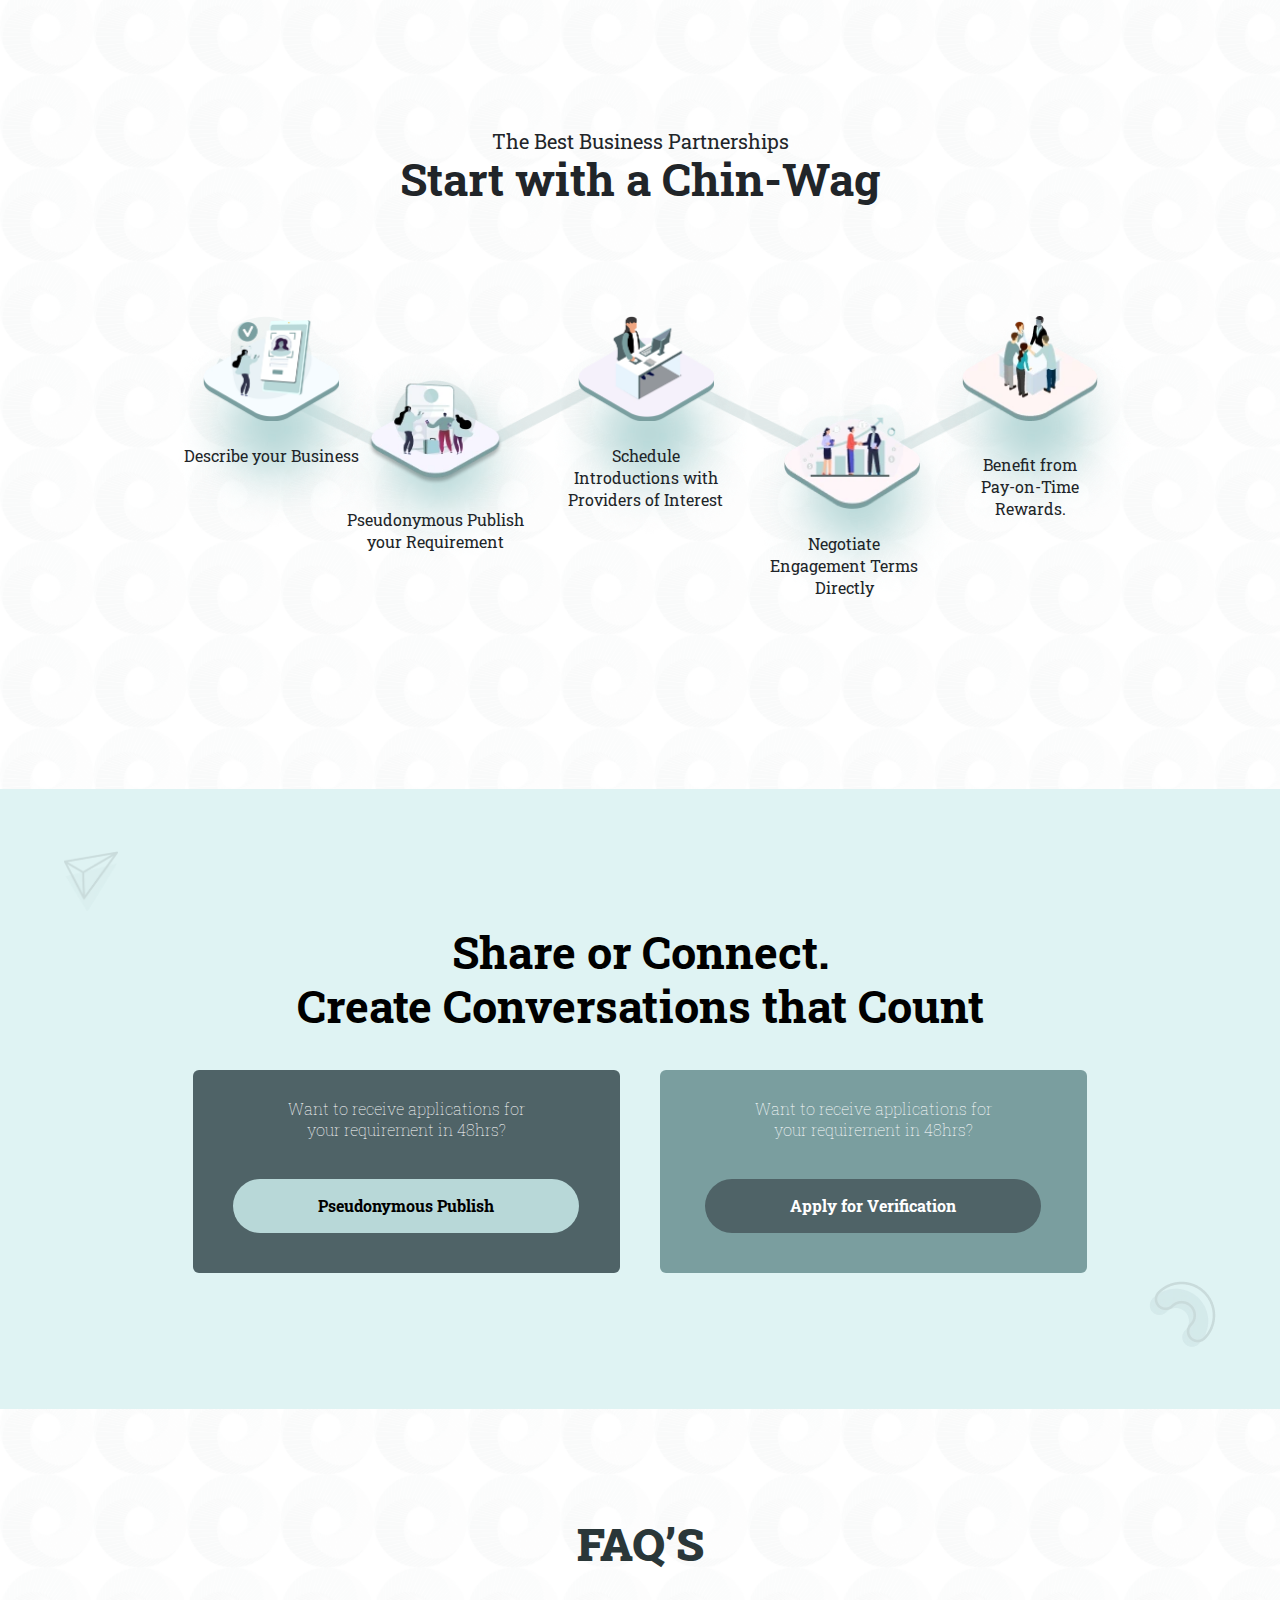
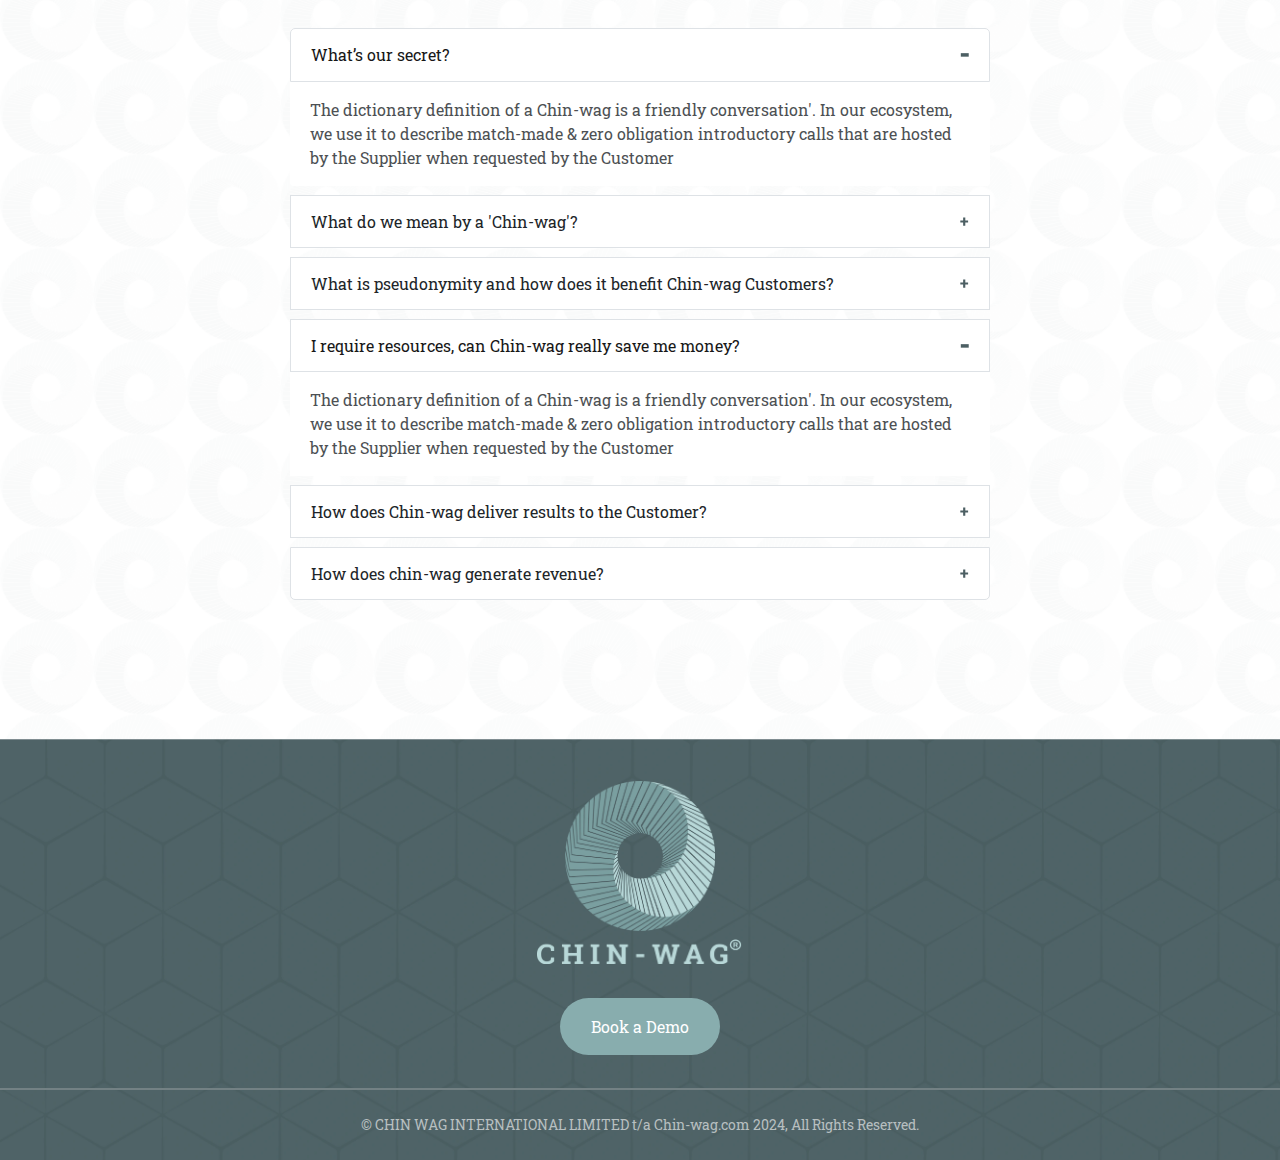
<file: footer.html>
<!DOCTYPE html>
<html lang="en">

    <head>
        <meta charset="UTF-8">
        <meta name="viewport" content="width=device-width, initial-scale=1.0">
        <title>chin wag</title>
        <meta name="title" content="chin wag" />
        <meta name="description" content="
    Introductions that save you money." />
        <meta property="og:type" content="website" />
        <meta property="og:url" content="" />
        <meta property="og:title" content="chin wag" />
        <meta property="og:description" content="
    Introductions that save you money." />
        <meta property="og:image" content="./meta-img.png" />
        <meta property="twitter:card" content="summary_large_image" />
        <meta property="twitter:url" content="https://metatags.io/" />
        <meta property="twitter:title" content="chin wag" />
        <meta property="twitter:description" content="
    Introductions that save you money." />
        <meta property="twitter:image" content="./meta-img.png" />
        <link rel="shortcut icon" href="./assets/images/XMLID_1_.webp" type="image/x-icon">
        <link href="https://cdn.jsdelivr.net/npm/bootstrap@5.3.3/dist/css/bootstrap.min.css" rel="stylesheet"
            integrity="sha384-QWTKZyjpPEjISv5WaRU9OFeRpok6YctnYmDr5pNlyT2bRjXh0JMhjY6hW+ALEwIH" crossorigin="anonymous">
        <link rel="stylesheet" href="./assets/css/root.css">
        <link rel="stylesheet" href="./assets/css/footer.css">

    </head>

    <body>
        <main class="main overflow-hidden">

            <!-- ------------------------------zigzag-img-section----------------------------------------------- -->
            <section class="Time_line_bg_images">
                <div class="pt-130 pb-timeline justify-content-center  align-items-center d-flex pt-sm-65 ">
                    <div class="container min-h-539">
                        <p class="text-center fw-normal fs-lg mb-0 leading-117">The Best Business Partnerships</p>
                        <h1 class="text-center fw-bolder fs-2xl mb_lg_58 mb_150 leading-117">Start with a Chin-Wag</h1>
                        <div
                            class="row  row-gap-4 z-3 position-relative justify-content-lg-center justify-content-between overflow-visible align-items-centre  d-flex">
                            <div class="Time_line_Line fw-bold p-0 position-absolute  d-block d-lg-none"></div>
                            <img src="./assets/images/zigzag-line.png.png" alt="ZigZag_line"
                                class="position-absolute max-w-877 w-100 d-lg-block d-none">
                            <div class="col-lg-2 position-relative z-3  col-12 ">
                                <div
                                    class="position_lg_absolute position_lg_unset top_-19 left_xl_-49 left_22 d-flex justify-content-lg-center justify-content-start align-items-center flex-lg-column flex-row ms_-66 ms_-110 ms_-11 ms-9">
                                    <div class="position-relative mb-custom-0  mb-4">
                                        <img class="position-relative z-1 mt-40 sec7-timeline-img"
                                            src="./assets/images/webp/sec7-timeline1-img.webp" alt="TIme_line_first_images">
                                        <img class="position-absolute  left_-32 left_md_-21 top_-53 top_21 left_-23 box-shadow-width"
                                            src="./assets/images/webp/timeline-shadow-img.webp" alt="shadow">
                                    </div>
                                    <p
                                        class="ps-5 ps-lg-0 text-lg-center text-left fw-normal leading-138 position-relative z-1 fs-smd  mt_lg_0">
                                        Describe your
                                        Business</p>
                                </div>
                            </div>
                            <div class="col-lg-2 position-relative col-12">
                                <div
                                    class="position_lg_absolute position_lg_unset d-flex justify-content-lg-center justify-content-start align-items-center flex-lg-column flex-row left_xl_-51 top_3 left_30 ms_50 ms_-80 ms_-11 ms-9">
                                    <div class="position-relative mb-custom-0 mb-4">
                                        <img class="position-relative z-1 sec7-timeline-img mt-custom-0 mt-sm-4 mt-0"
                                            src="./assets/images/webp/sec7-timeline2-img.webp" alt="TIme_line_first_images">
                                        <img class="position-absolute  left_-23 left_md_-21 top_21 top-16 left_-52 box-shadow-width top-29 left_-20"
                                            src="./assets/images/webp/timeline-shadow-img.webp" alt="shadow">
                                    </div>
                                    <p
                                        class="ps-5 ps-lg-0 text-lg-center w-192 text-left position-relative leading-138 fw-normal flex-wrap  mt_lg_0 fs-smd small-screen-width">
                                        Pseudonymous Publish
                                        your Requirement
                                    </p>
                                </div>
                            </div>
                            <div class="col-lg-2 position-relative col-12">
                                <div
                                    class="position_lg_absolute position_lg_unset d-flex justify-content-lg-center  justify-content-start align-items-center flex-lg-column flex-row top_-19 left_22 ms-9">
                                    <div class="position-relative mb-custom-0 mb-4">
                                        <img class="position-relative z-1 sec7-timeline-img mt-40"
                                            src="./assets/images/webp/sec7-timeline3-img.webp" alt="TIme_line_first_images">
                                        <img class="position-absolute top_-42 left_-23 top_21 left_md_-21  left_-52 top-18 left_-27 box-shadow-width"
                                            src="./assets/images/webp/timeline-shadow-img.webp" alt="shadow">
                                    </div>
                                    <p
                                        class="ps-5 ps-lg-0 text-lg-center w-175 text-left position-relative z-1 leading-138 fw-normal  mt_lg_0 fs-smd small-screen-width">
                                        Schedule
                                        Introductions with
                                        Providers of
                                        Interest</p>
                                </div>
                            </div>
                            <div class="col-lg-2 position-relative col-12">
                                <div
                                    class="position_lg_absolute position_lg_unset  d-flex justify-content-lg-center justify-content-start align-items-center flex-lg-column flex-row top_3 left_30 ms_-26 ms_-7">
                                    <div class="mb-sm-4 mb-0 mb-custom-0">
                                        <img class="position-relative z-1 sec7-timeline-img mt-custom-0 mt-sm-5 mt-0 ms-3"
                                            src="./assets/images/webp/sec7-timeline4-img.webp" alt="TIme_line_first_images">
                                        <img class="position-absolute top-14 left_-6 left_md_-21 top_21 top-26 top-35 left_-52 top-7 box-shadow-width top-40 left-1"
                                            src="./assets/images/webp/timeline-shadow-img.webp" alt="shadow">
                                    </div>
                                    <p
                                        class="ps-5 ps-lg-0 text-lg-center w-161 text-left position-relative leading-138 z-1 fw-normal   mt_lg_0 fs-smd small-screen-width">
                                        Negotiate
                                        Engagement Terms Directly
                                    </p>
                                </div>
                            </div>
                            <div class="col-lg-2 position-relative col-12 mb_lg_93">
                                <div
                                    class="position_lg_absolute position_lg_unset d-flex justify-content-lg-center justify-content-start align-items-center flex-lg-column flex-row top_-19 left_22 right_-73 e-10 e_-38">
                                    <div class="position-relative">
                                        <img class="position-relative z-1 sec7-timeline-img mt-40 mt-8"
                                            src="./assets/images/webp/sec7-timeline5-img.webp" alt="TIme_line_first_images">
                                        <img class="position-absolute  left_-23 left_md_-21 top_21  left_-52 box-shadow-width top_-53 top-25 left_-27 "
                                            src="./assets/images/webp/timeline-shadow-img.webp" alt="shadow">
                                    </div>
                                    <p
                                        class="ps-5  ps-lg-0 text-lg-center w-115 text-left position-relative leading-138 fw-normal z-1  mt_33  fs-smd small-screen-width">
                                        Benefit from
                                        Pay-on-Time Rewards.</p>
                                </div>
                            </div>
                        </div>
                    </div>
                </div>
                
                <!-- ------------------------------share or connect------------------------------------------------- -->
                <div
                    class="sec8_bg_color  py-136 py-lg-70 d-flex align-items-center object-fit-cover position-relative">
                    <div class="bg-color position-absolute w-100 h-100 opacity-25 "></div>
                    <div class="position-absolute d-none d-md-block tron-logo"><img
                            src="./assets/images/webp/sec6-side-img.webp" alt="logo" class="sec8_side-img"></div>
                    <div class="position-absolute d-none d-md-block half-circle"><img
                            src="./assets/images/webp/sec8-donut-img.webp" alt="logo">
                    </div>
                    <div class="container z-1 ">
                        <h1 class="text-black card-main-heading text-center fw-bolder mb-38 fs-2xl">
                            Share or Connect. <br>
                            Create Conversations that Count</h1>
                        <div class="row gap-40 gap-sm-27 max-w-895 m-auto mt-xl-100 ">
                            <div class="col-12 col-lg-6  max-w-427 mx-lg-0 mx-auto px-0">
                                <div
                                    class="box d-flex align-items-center flex-column justify-content-center rounded-2 bg-dark-green">
                                    <p class="box-para text-white fw-lighter text-center fs-xlg mb-38">
                                        Want to receive
                                        applications for
                                        your requirement in 48hrs?</p>
                                    <button class="box-btn btn-hover-1 border-0 fw-bold rounded-5 fs-md">Pseudonymous
                                        Publish</button>
                                </div>
                            </div>
                            <div class="col-12 col-lg-6 max-w-427 px-0 mx-lg-0 mx-auto">
                                <div
                                    class="box d-flex align-items-center flex-column justify-content-center rounded-2 bg-green">
                                    <p class="box-para text-white fw-lighter  text-center fs-xlg mb-38">
                                        Want to receive
                                        applications
                                        for your requirement in 48hrs?</p>
                                    <button class="box-btn border-0 fw-bold btn-hover-2 rounded-5 fs-md">Apply
                                        for
                                        Verification</button>
                                </div>
                            </div>
                        </div>
                    </div>
                </div>
                <!-- ------------------------------FAQ accordion---------------------------------------------------- -->
                <div class="pb-130 pb-sm-75 ">
                    <div class="mx-auto max-w-748">
                        <h3 class="faq-heading fs-2xl text-center">FAQ’S</h3>
                        <div class="accordion mx-4" id="accordionExample">
                            <div class="accordion-item mb-9 border-none">
                                <h2 class="accordion-header">
                                    <button class="accordion-button border-button plus-minus-btn accordion-btn fs-md"
                                        type="button" data-bs-toggle="collapse" data-bs-target="#collapseOne"
                                        aria-expanded="true" aria-controls="collapseOne">
                                        What’s our secret?
                                    </button>
                                </h2>
                                <div id="collapseOne" class="accordion-collapse collapse show"
                                    data-bs-parent="#accordionExample">
                                    <div class="accordion-body accordion-text opacity-80 fs-md">
                                        The dictionary definition of a Chin-wag is a friendly
                                        conversation'. In our ecosystem,
                                        we use it to describe match-made
                                        & zero obligation introductory calls that are hosted by the
                                        Supplier when requested by
                                        the Customer
                                    </div>
                                </div>
                            </div>
                            <div class="accordion-item mb-9 border-none">
                                <h2 class="accordion-header">
                                    <button
                                        class="accordion-button collapsed border-button plus-minus-btn accordion-btn fs-md"
                                        type="button" data-bs-toggle="collapse" data-bs-target="#collapseTwo"
                                        aria-expanded="false" aria-controls="collapseTwo">
                                        What do we mean by a 'Chin-wag'?
                                    </button>
                                </h2>
                                <div id="collapseTwo" class="accordion-collapse collapse"
                                    data-bs-parent="#accordionExample">
                                    <div class="accordion-body accordion-text opacity-80 fs-md">
                                        The dictionary definition of a Chin-wag is a friendly
                                        conversation'. In our ecosystem,
                                        we use it to describe match-made
                                        & zero obligation introductory calls that are hosted by the
                                        Supplier when requested by
                                        the Customer
                                    </div>
                                </div>
                            </div>
                            <div class="accordion-item mb-9 border-none">
                                <h2 class="accordion-header">
                                    <button
                                        class="accordion-button collapsed border-button plus-minus-btn accordion-btn fs-md"
                                        type="button" data-bs-toggle="collapse" data-bs-target="#collapseThree"
                                        aria-expanded="false" aria-controls="collapseThree">
                                        What is pseudonymity and how does it benefit Chin-wag Customers?
                                    </button>
                                </h2>
                                <div id="collapseThree" class="accordion-collapse collapse"
                                    data-bs-parent="#accordionExample">
                                    <div class="accordion-body accordion-text opacity-80 fs-md">
                                        The dictionary definition of a Chin-wag is a friendly
                                        conversation'. In our ecosystem,
                                        we use it to describe match-made
                                        & zero obligation introductory calls that are hosted by the
                                        Supplier when requested by
                                        the Customer
                                    </div>
                                </div>
                            </div>
                            <div class="accordion-item mb-9 border-none">
                                <h2 class="accordion-header">
                                    <button class="accordion-button border-button plus-minus-btn accordion-btn fs-md"
                                        type="button" data-bs-toggle="collapse" data-bs-target="#collapseFour"
                                        aria-expanded="true" aria-controls="collapseFour">
                                        I require resources, can Chin-wag really save me money?
                                    </button>
                                </h2>
                                <div id="collapseFour" class="accordion-collapse collapse show"
                                    data-bs-parent="#accordionExample">
                                    <div class="accordion-body accordion-text opacity-80 fs-md">
                                        The dictionary definition of a Chin-wag is a friendly
                                        conversation'. In our ecosystem,
                                        we use it to describe match-made
                                        & zero obligation introductory calls that are hosted by the
                                        Supplier when requested by
                                        the Customer
                                    </div>
                                </div>
                            </div>
                            <div class="accordion-item mb-9 border-none">
                                <h2 class="accordion-header">
                                    <button
                                        class="accordion-button collapsed border-button plus-minus-btn accordion-btn fs-md"
                                        type="button" data-bs-toggle="collapse" data-bs-target="#collapseFive"
                                        aria-expanded="false" aria-controls="collapseFive">
                                        How does Chin-wag deliver results to the Customer?
                                    </button>
                                </h2>
                                <div id="collapseFive" class="accordion-collapse collapse"
                                    data-bs-parent="#accordionExample">
                                    <div class="accordion-body accordion-text opacity-80 fs-md">
                                        The dictionary definition of a Chin-wag is a friendly
                                        conversation'. In our ecosystem,
                                        we use it to describe match-made
                                        & zero obligation introductory calls that are hosted by the
                                        Supplier when requested by
                                        the Customer
                                    </div>
                                </div>
                            </div>
                            <div class="accordion-item mb-9 border-none">
                                <h2 class="accordion-header">
                                    <button
                                        class="accordion-button collapsed border-button plus-minus-btn accordion-btn fs-md"
                                        type="button" data-bs-toggle="collapse" data-bs-target="#collapseSix"
                                        aria-expanded="false" aria-controls="collapseSix">
                                        How does chin-wag generate revenue?
                                    </button>
                                </h2>
                                <div id="collapseSix" class="accordion-collapse collapse"
                                    data-bs-parent="#accordionExample">
                                    <div class="accordion-body accordion-text opacity-80fs-md">
                                        The dictionary definition of a Chin-wag is a friendly
                                        conversation'. In our ecosystem,
                                        we use it to describe match-made
                                        & zero obligation introductory calls that are hosted by the
                                        Supplier when requested by
                                        the Customer
                                    </div>
                                </div>
                            </div>
                        </div>
                    </div>
                </div>
            </section>
            <!-- ------------------------------footer----------------------------------------------------------- -->
            <section class="footer_bg_img   pb-1 ">
                <div class=" d-flex align-items-center justify-content-center flex-column pt-42 ">
                    <a href="/"><img src="./assets/images/webp/footer-logo-img.webp" alt="logo"
                            class=" footer-logo-max-w rotated-anima" /></a>
                    <a href="/"><img src="./assets/images/webp/footer-logo-text.webp" alt="logo"
                            class="mt-2 footer-logo-text" /></a>

                    <button class="footer-btn">
                        Book a Demo
                    </button>
                    <p class="footer-link opacity-75 d-sm-block d-none border-top">
                        © CHIN WAG INTERNATIONAL LIMITED t/a Chin-wag.com 2024, All Rights
                        Reserved.
                    </p>
                    <p class="footer-link opacity-75 d-block d-sm-none border-top">
                        ©chin-wag 2024, All Rights Reserved
                    </p>
                </div>
            </section>
        </main>
        <script src="https://cdn.jsdelivr.net/npm/bootstrap@5.3.3/dist/js/bootstrap.bundle.min.js"
            integrity="sha384-YvpcrYf0tY3lHB60NNkmXc5s9fDVZLESaAA55NDzOxhy9GkcIdslK1eN7N6jIeHz"
            crossorigin="anonymous"></script>
    </body>

</html>
</file>
<file: assets/css/root.css>
:root {
    --light-green: #7A9E9F;
    --dark-green: #4F6367;
    --fc-lite-green: #B8D8D8;
    --fc-green: #7A9E9F;
    --fc-dark-green: #4F6367;
    --fs-sm: 14px;
    --fs-md: 16px;
    --fs-smd: 16px;
    --fs-lg: 20px;
    --fs-xl: 25px;
    --fs-2xl: 45px;
    --fs-3xl: 46px;
}

.fc-light-green {
    color: var(--fc-light-green);
}

.fc-green {
    color: var(--fc-green);
}

.fc-dark-green {
    color: var(--fc-dark-green);
}

.bg-lite-green {
    background-color: var(--fc-lite-green);
}

.bg-green {
    background-color: var(--fc-green);
}

.bg-dark-green {
    background-color: var(--fc-dark-green);
}

.light-green {
    color: var(--light-green);
}

.dark-green {
    color: var(--dark-green);
}

.bg-light-green {
    background-color: var(--light-green);
}

.bg-dark-green {
    background-color: var(--dark-green);
}

/* ================================================== */
.fs-sm {
    font-size: var(--fs-sm);
}

.fs-md {
    font-size: var(--fs-md);
}

.fs-smd {
    font-size: var(--fs-smd);
}

.fs-xlg {
    font-size: var(--fs-xlg);
}

.fs-lg {
    font-size: var(--fs-lg);
}

.fs-xl {
    font-size: var(--fs-xl);
}

.fs-2xl {
    font-size: var(--fs-2xl);
}

.fs-3xl {
    font-size: var(--fs-3xl);
}

@media (max-width:992px) {
    :root {
        --fs-sm: 10px;
        --fs-md: 16px;
        --fs-smd: 18px;
        --fs-xlg: 18px;
        --fs-lg: 20px;
        --fs-xl: 23px;
        --fs-2xl: 42px;
        --fs-3xl: 44px;
    }
}

@media (max-width:768px) {
    :root {
        --fs-sm: 10px;
        --fs-md: 14px;
        --fs-smd: 18px;
        --fs-xlg: 16px;
        --fs-lg: 18px;
        --fs-xl: 20px;
        --fs-2xl: 36px;
        --fs-3xl: 38px;
    }
}

@media (max-width:576px) {
    :root {
        --fs-sm: 10px;
        --fs-md: 14px;
        --fs-smd: 18px;
        --fs-xlg: 16px;
        --fs-lg: 14px;
        --fs-xl: 18px;
        --fs-2xl: 25px;
        --fs-3xl: 32px;
    }
}
</file>
<file: assets/css/footer.css>
/* =================================================starting css=================================================== */
@import url('https://fonts.googleapis.com/css2?family=Roboto+Slab:wght@100..900&display=swap');

* {
    font-family: "Roboto Slab", serif;
}

.main {
    max-width: 1920px;
    margin-left: auto;
    margin-right: auto;
    position: relative;
}





/* =======================ending css================================= */


/* ============================================================ */
.flex-nowrap {
    flex-wrap: nowrap !important;
}

.max-w-419 {
    max-width: 419px;
}

.max-w-409 {
    max-width: 409px;
}

.mb-29 {
    margin-bottom: 29px;
}

.mt-120 {
    margin-top: 0px;
}

.pt-145 {
    padding-top: 145px;
}

.min-vh-70 {
    min-height: 70vh;
}

.pt-70 {
    padding-top: 70px;
}

.pt-130 {
    padding-top: 130px;
}

.pb-timeline {
    padding-bottom: 120px;
}

.px-38 {
    padding-left: 38px;
    padding-right: 38px;
}

/* ====================================================== */


.sec7-timeline-img {
    width: 136px;
    height: 105px;
}

.Time_line_bg_images {
    background-image: url("../images/webp/sec7-bg-img.png");
    background-repeat: no-repeat;
    background-size: cover;
    background-position: center;
}

.max-w-877 {
    max-width: 877px !important;
}
.max-w-895{
    max-width: 895px;
}

.top_-60 {
    top: -60px !important;
}

.left-0 {
    left: 0 !important;
}

.timeline-smallscreen-size {
    width: 76px !important;
    height: 83px !important;
}

.white-space-nowrap {
    white-space: nowrap;
}

.left_44 {
    left: 44px !important;
}

.left_30 {
    left: 30px !important;
}

.top_3 {
    top: 3% !important;
}

.sec8_bg_color {
    background: #EBFFFF !important;
}

.mb_150 {
    margin-bottom: 150px !important;
}

.position_lg_absolute {
    position: absolute;
}

.left_-33 {
    left: -33px !important;
}
.ms_50{
    margin-left: -50px;
}
.mt_33 {
    margin-top: 33px !important;
}

.min-h-539 {
    min-height: 539px !important;
}

.background-color {
    background-color: #E7FBFB !important;

}

.bg-color {

    background-color: #BBCFCF;
}

.py-136 {
    padding-top: 136px !important;
    padding-bottom: 136px !important;
}

.card-main-heading {
    line-height: 119%;
}

.box-para {
    line-height: 131%;
    max-width: 269px;
    padding-top: 29px;
}



.gap-40 {
    gap: 40px;
}

.box-btn {
    padding: 15px 85px;
    margin-bottom: 40px;
    transition: all 300ms linear;
}

.btn-hover-2 {
    color: white;
    background-color: var(--fc-dark-green);
}

.btn-hover-1 {
    color: black;
        background: #B8D8D8;
}

.btn-hover-2:hover {
    color: white;
    border: 2px solid var(--fc-dark-green) !important;
    background-color: var(--fc-green);
}

.btn-hover-1:hover {
    color: white;
    border: 2px solid var(--fc-green) !important;
    background-color: var(--fc-dark-green);

}

.mb-38 {
    margin-bottom: 38px;
}

.tron-logo {
    top: 10%;
    left: 5%;
}

.half-circle {
    bottom: 10%;
    right: 5%;
}

.faq-heading {
    
    font-weight: 900;
    line-height: 59.35px;
  color: #2A3739;
    outline-color: rgba(42, 55, 57, 1);
    padding-top: 105px;
    padding-bottom: 47px;
}

.max-w-748 {
    max-width: 748px !important;
}

.opacity-80 {
    opacity: 80%;
}

.mb-9 {
    margin-bottom: 9px;
}

.pb-130 {
    padding-bottom: 130px !important;

}

.accordion-item:first-of-type {
    border-radius: 4px !important;
}

.accordion-button:not(.collapsed) {
    background-color: white !important;
    box-shadow: none !important;
}

.border-button {
    border: 1px solid #dee2e6 !important;

}

.border-none {
    border: none !important;
}

.plus-minus-btn:not(.collapsed) {
    color: #171717 !important;
}

.plus-minus-btn::after {
    background-image: url(../images/svg/plus.svg) !important;
}

.plus-minus-btn:not(.collapsed)::after {
    background-image: url(../images/svg/minus.svg) !important;
}

.footer_bg_img {
    background-image: url(../assets/images/webp/footer-bg-img.webp);
    background-repeat: no-repeat;
    background-size: cover;
}

.search-img {
    max-width: 545px;
    position: relative;
    border-radius: 100px;
}


.mb-80 {
    margin-bottom: 80px;
}

.sec_3_py-72 {
    padding-top: 72px;
    padding-bottom: 72px;
}


.pt-90 {
    padding-top: 90px;
}

.py-103 {
    padding-top: 103px !important;
    padding-bottom: 103px !important;
}

.footer_bg_img {
    background-image: url(/assets/images/webp/footer-bg-img.webp);
    background-repeat: no-repeat;
    background-size: cover;
}

.footer-logo-max-w {
    max-width: 150px !important;
}

.accordion-button::after {
    background-size: auto !important;
    width: 9px !important;
    height: 9px !important;
    font-size: 0 !important;
}

.rotated-anima {
    position: relative;
    animation: rotate 10s infinite linear;
}

.max-w-155 {
    max-width: 155px !important;
}

.footer-logo-text {
    width: 206px !important;
    height: 25px !important;
}

.pt-42 {
    padding-top: 42px !important;
}
.sec8_side-img{
    width: 54px;
}

.footer-btn {
    font-family: 'Roboto Slab', sans-serif;
    font-size: 16px;
    font-weight: 400;
    line-height: 21.1px;
    text-align: center;
    color: rgba(255, 255, 255, 1);
    background: rgba(136, 173, 174, 1);
    border-radius: 65px;
    padding: 18px 31px;
    transition: all 200ms linear;
    margin-top: 34px;
    margin-bottom: 33px;
    border: transparent !important;
}

.footer-btn:hover {
    background-color: rgba(255, 255, 255, 1);
    color: rgba(136, 173, 174, 1);
    border: 2px solid rgba(136, 173, 174, 1);
}

.max-w-427 {
    max-width: 427px !important;
    /* margin: auto; */
}

.footer-link {
    font-family: 'Roboto Slab', sans-serif;
    font-size: 14px;
    font-weight: 400;
    line-height: 30px;
    text-align: center;
    color: #b7bfc0;
    opacity: 60 !important;
    padding-top: 20px;
}

.border-top {
    border-top: 2px solid #738184 !important;
    width: 100%;
}

.accordion-button:not(.collapsed)::after {
    width: 9px !important;
    height: 5px !important;
}

.accordion-button:focus {
    box-shadow: none !important;
}

.top_-10 {
    top: -10%;
}

.top_-21 {
    top: -21%;
}

.left_-32 {
    left: -32%;
}

.left_-23 {
    left: -23%;
}

.leading-117 {
    line-height: 117%;
}

.leading-138 {
    line-height: 138%;
}

.max-w-204 {
    max-width: 204px;
}

.max-w-149 {
    max-width: 149px;
}

.max-w-161 {
    max-width: 161px;
}

.max-w-177 {
    max-width: 177px;
}
.leading-117 {
    line-height: 117%;
}

.leading-138 {
    line-height: 138%;
}

.w-192 {
    width: 192px;
}

.w-115 {
    width: 115px;
}

.w-161 {
    width: 161px;
}

.w-175 {
  width: 175px;
}

.top_-42 {
    top: -42%;
}

.left_-25 {
    left: -25%;
}

.z_-1 {
    z-index: -1;
}

.top_-9 {
    top: -9%;
}

.left_-26 {
    left: -26%;
}

.top_-14 {
    top: -14%;
}

.left_-18 {
    left: -18%;
}
.top-14{
    top: 14%;
}
.left_-6{
    left: -6%;
}
.top_-53{
    top: -53%;
}
.left_-23{
    left: -23%;
}
.e-10{
    right: 10px;
}
@keyframes rotate {
    0% {
        transform: rotate3d(0, 0, 1, 0deg);
    }


    100% {
        transform: rotate3d(0, 0, 1, 360deg);
    }
}

.container {
    width: 100% !important;
    margin: 0px auto !important;
    padding: 0px 20px !important;
}




@media (min-width:576px) {
    .container {
        max-width: 576px !important;
    }
}


@media (min-width:768px) {
    .container {
        max-width: 768px !important;
    }
}

@media (min-width:992px) {
    .pt-lg-70 {
        padding-top: 70px !important;
    }

    .lg-max-w-715 {
        max-width: 715px;
    }

    .container {
        max-width: 992px !important;
    }
}

@media (max-width:1024px) {
    
.h-472 {
        height: 472px;
    }

    .mb-lg-68 {
        margin-bottom: 68px;
    }

    .pt-sm-131 {
        padding-top: 131px;
    }

    .pt-39 {
        padding-top: 39px;
    }

    .search-img {
        max-width: 326.25px;
    }

    .Time_line_Line {
        height: 743px;
        width: 9px !important;
        background-color: #B8D8D8;
        left: 9%;
        top: 4% !important;

    }

    .row {
        overflow: hidden;
    }

    .mt_lg_0 {
        margin-top: 0px !important;
    }

    .mb_lg_58 {
        margin-bottom: 58px !important;
    }

    .mb_lg_93 {
        margin-bottom: 93px !important;
    }

    .py-lg-70 {
        padding-top: 70px !important;
        padding-bottom: 70px !important;
    }

    .py-lg-55 {
        padding-top: 55px !important;
        padding-bottom: 55px !important;
    }

    .pb-timeline {
        padding-bottom: 0 !important;
    }

    .top-20 {
        top: 20% !important;
    }

    .left_-3 {
        left: -3%;
    }
    .box-shadow-width {
        width: 209px !important;
        height: 161px !important;
    }

    .top_-121 {
        top: -121% !important;
    }

    .top-7 {
        top: 7% ;
    }

    .top_-84 {
        top: -84% !important;
    }

    .top-16 {
        top: 16% !important;
    }

    .top_-73 {
        top: -73%;
    }
    .ms_-110{
        margin-left: -110px !important;
    }
       
}

@media (max-width:991.98px) {
    .position_lg_unset {
        position: unset !important;
    }
    .ms_-11{
        margin-left: -11px !important;
    }
    .ms_-26{
        margin-left: -26px !important;
    }
    .small-screen-width{
        width: 100%;
    }
    .top_21{
        top: 21%;
    }
    
    

    .sec-2-img-shadow {
        left: 34px;
        top: 10px;
        max-width: 300px;
        z-index: -1;
        height: 300px;
    }

    .sec-1-main {
        padding-top: 60px;
    }

    .sec5-col-img-w {
        max-width: 606px;
        max-height: 440px;
        object-fit: cover;
        background-size: cover;
        padding-bottom: 35px;
    }

    .sec-2-card {
        border: 1px solid #D4D7D7;
        padding-top: 34px;
        padding-left: 27px;
        padding-right: 27px;
        padding-bottom: 31px;
        max-width: 364px;
        min-height: 379px;
        width: 100%;
        border-radius: 8px;
    }

    .sec_3_para {
        font-size: 16px;
        font-weight: 300;
        line-height: 175%;
        text-align: left;
        max-width: unset;
        color: #4D4D4D;
    }

    .sec_4_pera {
        font-family: 'Roboto Slab', sans-serif;
        font-size: 16px;
        font-weight: 300;
        line-height: 175%;
        text-align: left;
        color: #4d4d4d;
        padding-bottom: 12px;
        max-width: unset;

    }

    .cross {
        position: absolute;
        left: 4%;
        top: 12%;
    }


    .bg-shadow {
        left: 150px;
        top: -70px;
        max-width: 500px;
        z-index: -1;
        height: 500px;
    }

    .sec-3-img-shadow {
        left: 200px;
        top: -120px;
        max-width: 500px;
        z-index: -1;
        height: 500px;
    }

    .mb-lg-68 {
        margin-bottom: 68px;
    }

    .pt-sm-131 {
        padding-top: 94px;
    }


    .search-img {
        max-width: 326.25px;
    }

    .sec_4_img {
        max-width: 319px !important;
        padding-bottom: 94px !important;
        width: 100%;
        position: relative;
    }


    .header {
        padding-top: 19px;
        padding-left: 34px;
        padding-right: 30px;
        padding-bottom: 18px;
    }


    .row {
        overflow: hidden;
    }

    .mt_lg_0 {
        margin-top: 0px !important;
    }

    .mb_lg_58 {
        margin-bottom: 58px !important;
    }

    .mb_lg_93 {
        margin-bottom: 93px !important;
    }

    .py-lg-70 {
        padding-top: 70px !important;
        padding-bottom: 70px !important;
    }

    .py-lg-55 {
        padding: 45px 0px !important;
    }

    .circle-img {
        width: 74px !important;
        height: 74px !important;
        position: absolute;
        right: 0;
        bottom: 0;

    }

}

@media (max-width:768px) {
    .Time_line_Line {
        left: 11%;
    }

    .left_md_-21 {
        left: -21px !important;
    }

    
}

@media (max-width:576px) {

    .box-btn {
        padding: 11px 55px !important;
        margin-bottom: 40px;
        transition: all 300ms linear;
    }
        .btn-hover-2 {
            color: black;
        background: #B8D8D8;
        }
    .gap-sm-27{
        gap: 27px;
    }

    .faq-heading {

        padding-top: 75px !important;
        padding-bottom: 29px !important;
    }

    .m_sm_12 {
        margin: 12px;
    }

    .pb-sm-75 {
        padding-bottom: 75px !important;
    }

    .pt-sm-65 {
        padding-top: 65px !important;
    }

    .pb-sm-66 {
        padding-bottom: 66px !important;
    }

    .footer-logo-max-w {
        max-width: 100px !important;
    }

    .footer-logo-text {
        width: 160px !important;
        height: 25px !important;
    }

    .footer-btn {
        margin-top: 15px !important;
        padding: 8px 20px;
        font-size: 8px !important;
    }

    .pt-sm-35 {
        padding-top: 35px !important;
    }

    .pb-sm-40 {
        padding-bottom: 40px !important;
    }

    .pt-sm-66 {
        padding-top: 66px !important;
    }

    .m_sm_12 {
        margin: 12px;
    }

    .pb-sm-66 {
        padding-bottom: 66px !important;
    }

    .pt-sm-65 {
        padding-top: 65px !important;
    }

    .pb-sm-66 {
        padding-bottom: 66px !important;
    }

    .faq-heading {
        padding-top: 75px !important;
        padding-bottom: 29px !important;
    }

    .m_sm_12 {
        margin: 12px;
    }

    .pb-sm-66 {
        padding-bottom: 66px !important;
    }

    .pt-sm-65 {
        padding-top: 65px !important;
    }

    .box {
        max-width: 330px !important;
        margin: auto;
    }

    .footer-link {
        padding-top: 5px;
        margin-bottom: 0px !important;
    }


    .heading {
        padding-top: 75px !important;
        padding-bottom: 29px !important;
    }

    .pb-sm-66 {
        padding-bottom: 66px !important;
    }

    .footer-logo-max-w {
        max-width: 81px !important;
    }

    .footer-logo-text {
        width: 108px !important;
        height: 13px !important;
    }

    .footer-btn {
        padding: 8px 20px;
        font-size: 8px !important;
    }

    .pb-sm-40 {
        padding-bottom: 40px !important;
    }

    .pt-sm-66 {
        padding-top: 66px !important;
    }

    .faq-heading {
        padding-top: 75px !important;
        padding-bottom: 29px !important;
    }

    .m_sm_12 {
        margin: 12px;
    }

    .pb-sm-66 {
        padding-bottom: 66px !important;
    }


    .pt-sm-65 {
        padding-top: 65px !important;
    }


    .Time_line_Line {
        height: 508px;
        left: 10%  ;
    }

    .faq-heading {
        padding-top: 75px !important;
        padding-bottom: 29px !important;
    }

    .pb-sm-66 {
        padding-bottom: 66px !important;
    }

    .sec7-timeline-img {
        width: 76.87px !important;
        height: 70px !important;
    }

    .top-35 {
        top: -35% !important;
    }

    .left_-52 {
        left: -52px !important;
    }
    .ms-9{
        margin-left: 9px !important;
    }
    .ms_-7{
        margin-left: -7px !important;
    }
    .top-29{
        top: 29% !important;
    }
    .left_-20{
        left: -20px !important;
    }
    .top-18{
        top: 18% !important;
    }
    .left_-27{
        left: -27% !important;
    }
    .left-1{
        left: 1% !important;
    }
    .top-40{
        top: 40% !important;
    }
    .top-25{
        top: 25% !important;
    }
    .left_-27{
       left: -27% !important;
    }
          .box-shadow-width {
              width: 123px !important;
              height: 111px !important;
          }
}

@media (min-width:992px) {
    .arrow-img {
        display: block;
        right: 7px;
        top: 106px;
    }

    .sec-2-card {
        min-height: 429px;
    }

    .pt-lg-70 {
        padding-top: 70px !important;
    }

    .publish-btn {
        width: 237px !important;
        height: 54px;
        padding: 10px;
        border-radius: 65px;
        border: 2px transparent !important;
        background-color: #2A3739;
    }

    .header-logo {
        width: 63px;
        height: 61px;
    }

    .position-lg-absolute {
        position: absolute;
    }

    .translate-middle-lg-y {
        transform: translateY(-50%);
    }


    .py-lg-67 {
        padding: 67px 0px;
    }

    .scroll-up-img {
        right: 17px;
        bottom: 22%;
        position: absolute;
        display: block;
    }

    .header {
        padding-top: 19px;

        padding-bottom: 18px;
    }

    .nav-btn {
        padding-left: 28px;
        padding-right: 28px;
        padding-top: 14px;
        font-size: 16px !important;
        padding-bottom: 14px;
        width: 207px;
        height: 58px;
        justify-content: center;
        align-items: center;
        display: flex;
    }

    .mt-120 {
        margin-top: 120px;
    }

    .hero-img {
        margin-top: 0;
        display: flex !important;
        justify-content: center;
        align-items: center;
    }

    .lg-max-w-715 {
        max-width: 715px;
    }

    .arrow-img-2 {
        display: none;
    }

    .container {
        max-width: 992px;
    }

    .sec-3 {
        padding-top: 179px;
    }

    .sec7-timeline-img {
        width: 136px !important;
        height: 105px !important;
    }

    .mt-40 {
        margin-top: -40px;
    }
}
@media (max-width:1200px) {
    .e_-38 {
            right: -38px !important;
        }
        .ms_-66{
            margin-left: -66px ;
        }
        .ms_-80{
            margin-left: -80px;
        }
        
    
}

@media (min-width:1200px) {
    .green {
        border-radius: 0px 10px 10px 0;
        max-width: 683px;
        height: 810px;
        z-index: -3;
        padding-left: 20px;
        top: 0;
        left: 0;
    }


    .sec-1-img {
        min-width: 715px !important;
        width: 100%;
        border-radius: 8px;
    }

    .container {
        max-width: 1140px !important;
    }

    .scroll-up-img {
        right: 17px;
        bottom: -27%;
        position: absolute;
        display: block;
    }
    

}

@media (min-width:1320px) {
    .translate-x {
        transform: translateX(-24px);
    }
}
@media (max-width:400px)  {
    .Time_line_Line {
            height: 510px;
            left: 14% ;
        }
    
}
</file>
